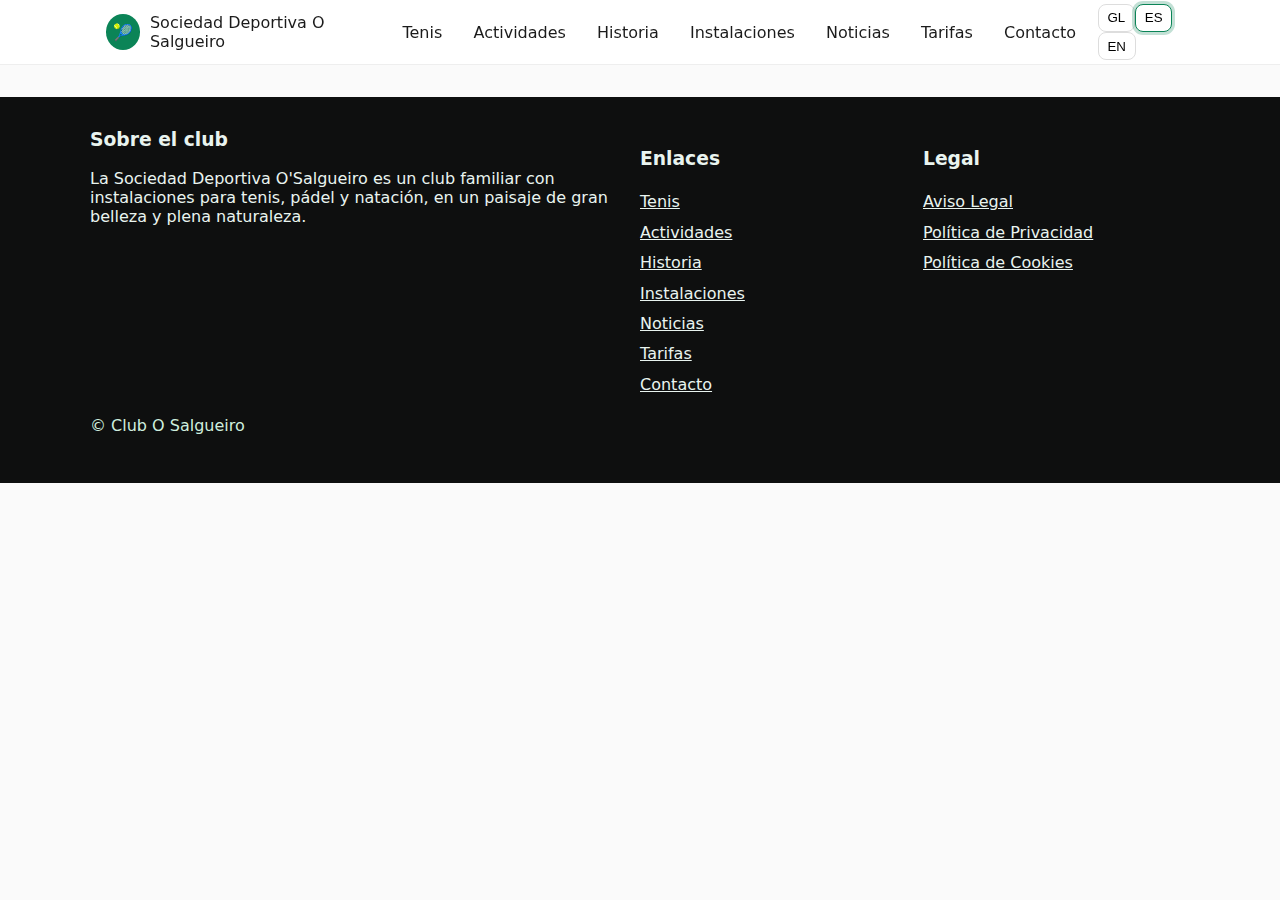
<file: index.html>
<!DOCTYPE html>
<html lang="es">
<head>
<meta charset="utf-8"><meta name="viewport" content="width=device-width, initial-scale=1">
<title data-i18n="site.title">Club O Salgueiro – Tenis</title>
<meta name="description" content="Sociedad Deportiva O'Salgueiro: club familiar para practicar tenis, pádel y natación en un entorno natural único.">
<meta name="theme-color" content="#0b8457">
<style>
:root{ --primary:#0b8457; --bg:#0b845710; --text:#1b1b1b; --muted:#5b5b5b; --ring:rgba(11,132,87,.25) }
*{box-sizing:border-box} body{margin:0;font-family:system-ui,-apple-system,Segoe UI,Roboto,Ubuntu,Inter,Helvetica,Arial,sans-serif;color:var(--text);background:#fafafa}
a{color:inherit}.container{max-width:1100px;margin:0 auto;padding:0 1rem}
header{position:sticky;top:0;z-index:50;background:#ffffffea;backdrop-filter:blur(6px);border-bottom:1px solid #eee}
.nav{display:flex;align-items:center;justify-content:space-between;height:64px}
.brand{display:flex;align-items:center;gap:.6rem;text-decoration:none}.logo{width:36px;height:36px;border-radius:50%;background:#0b8457;display:grid;place-items:center;color:#fff;font-weight:800}
nav ul{display:flex;gap:.75rem;list-style:none;margin:0;padding:0;align-items:center} nav a{padding:.5rem .6rem;border-radius:.6rem;text-decoration:none} nav a:hover{background:#0001} nav a.active{border-bottom:2px solid var(--primary);background:#0001}
.lang button{border:1px solid #ddd;background:#fff;padding:.35rem .55rem;border-radius:.5rem;cursor:pointer} .lang button.active{border-color:var(--primary);box-shadow:0 0 0 3px var(--ring)}
.hero{position:relative;overflow:hidden}.hero .wrap{display:grid;grid-template-columns:1.1fr .9fr;gap:2rem;align-items:center;padding:2rem 0 3rem}
.hero h1{font-size:clamp(1.8rem,2.6vw,3rem);line-height:1.1;margin:.2rem 0}.hero p{color:var(--muted);font-size:1.1rem}
.hero-photo{position:relative;width:100%;max-height:520px}
.hero-photo img{width:100%;max-height:520px;object-fit:cover;border-radius:1rem;border:1px solid #eee;display:none}
.hero-photo img.active{display:block}
.carousel img{display:none}
.carousel img.active{display:block}
.cta{display:flex;gap:.8rem;flex-wrap:wrap;margin-top:1rem}
.btn{background:var(--primary);color:#fff;padding:.8rem 1rem;border:none;border-radius:.8rem;cursor:pointer;text-decoration:none;display:inline-flex;align-items:center;gap:.5rem}
.btn.secondary{background:#e7f6ef;color:var(--primary);border:1px solid #cfeede}
.card{background:#fff;border:1px solid #eee;border-radius:1rem;padding:1.25rem;box-shadow:0 6px 18px rgba(0,0,0,.04)}
.grid-3{display:grid;grid-template-columns:repeat(3,1fr);gap:1rem}.grid-2{display:grid;grid-template-columns:repeat(2,1fr);gap:1rem}
@media (max-width:900px){.hero .wrap{grid-template-columns:1fr}.grid-3,.grid-2{grid-template-columns:1fr}}
section{padding:3rem 0} h2{font-size:1.6rem;margin:.2rem 0 1rem}
.tag{display:inline-block;background:#f2faf6;color:var(--primary);border:1px solid #dff2e8;padding:.2rem .55rem;border-radius:999px;font-size:.85rem}
.feature{display:flex;gap:.9rem}.feature-icon{width:40px;height:40px;border-radius:.7rem;background:#e7f6ef;display:grid;place-items:center;color:var(--primary);font-weight:800}
.gallery{display:grid;grid-template-columns:repeat(4,1fr);gap:.5rem}.gallery img{width:100%;height:180px;object-fit:cover;border-radius:.6rem;border:1px solid #eee;cursor:pointer}
@media (max-width:900px){.gallery{grid-template-columns:repeat(2,1fr)}}
footer{background:#0e0f0f;color:#e9f4ef;margin-top:2rem} footer a{color:#e9f4ef}
.footer-grid{display:grid;grid-template-columns:2fr 1fr 1fr;gap:1rem} @media (max-width:900px){.footer-grid{grid-template-columns:1fr}}
.lightbox{position:fixed;inset:0;background:rgba(0,0,0,.9);display:none;align-items:center;justify-content:center;z-index:1000}
.lightbox img{max-width:95vw;max-height:95vh;object-fit:contain;border-radius:.5rem;border:1px solid #333}
.lightbox.show{display:flex}.lightbox-close{position:fixed;top:12px;right:16px;font-size:32px;line-height:1;border:none;background:transparent;color:#fff;cursor:pointer}
.hidden{display:none}

/* cookie banner y bloqueo sencillo */
.cookie-consent{position:fixed;left:16px;right:16px;bottom:18px;margin:0 auto;max-width:1100px;background:#fff;border-radius:.6rem;border:1px solid #ddd;padding:1rem;z-index:1100;box-shadow:0 6px 24px rgba(0,0,0,.12);display:flex;align-items:center;justify-content:space-between}
.cookie-consent.hidden{display:none}
.cookie-inner p{margin:.25rem 0;color:#333}
/* bloqueo de interacción mientras no se aceptan cookies */
body[data-cookie="required"]{pointer-events:none}
body[data-cookie="required"] header, body[data-cookie="required"] .cookie-consent{pointer-events:auto}
</style>
<script>try{if(!localStorage.getItem('lang')) localStorage.setItem('lang','es');}catch(e){}</script>
</head>
<body>
<header>
  <div class="container nav">
    <a href="#inicio" class="brand" aria-label="Inicio – Club O Salgueiro">
      <span class="logo" aria-hidden="true">🎾</span><span data-i18n="site.brand">Sociedad Deportiva O Salgueiro</span>
    </a>
    <nav aria-label="principal">
      <ul>
        <li><a href="#tenis" data-i18n="nav.tennis">Tenis</a></li>
        <li><a href="#actividades" data-i18n="nav.activities">Actividades</a></li>
        <li><a href="#historia" data-i18n="nav.history">Historia</a></li>
        <li><a href="#instalacions" data-i18n="nav.facilities">Instalacións</a></li>
        <li><a href="#novas" data-i18n="nav.news">Novas</a></li>
        <li><a href="#tarifas" data-i18n="nav.fees">Tarifas</a></li>
        <li><a href="#contacto" data-i18n="nav.contact">Contacto</a></li>
        <li class="lang" aria-label="Idiomas">
          <button data-lang="gl">GL</button><button data-lang="es" class="active" aria-pressed="true">ES</button><button data-lang="en">EN</button>
        </li>
      </ul>
    </nav>
  </div>
</header>

<!-- ...rest of page content unchanged... -->

<!-- cookie consent banner (enlace relativo a cookies.html) -->
<div id="cookie-consent" class="cookie-consent hidden" role="dialog" aria-live="polite" aria-label="Cookies">
  <div class="cookie-inner">
    <p><strong data-i18n="cookie.title">Uso de cookies</strong></p>
    <p data-i18n="cookie.text">Utilizamos cookies propias y de terceros para mejorar la experiencia del sitio web. Para continuar navegando debe aceptar el uso de cookies.</p>
  </div>
  <div style="display:flex;gap:.5rem;margin-left:1rem">
    <a href="cookies.html" class="btn secondary cookie-allow" target="_blank" rel="noopener" data-i18n="cookie.more">Más información</a>
    <button id="cookie-accept" class="btn" aria-label="Aceptar cookies" data-i18n="cookie.accept">Aceptar</button>
  </div>
</div>

<!-- footer links (enlaces relativos) -->
<footer>
  <div class="container" style="padding:2rem 0">
    <div class="footer-grid">
      <div>
        <h3 style="margin-top:0" data-i18n="footer.about.title">Sobre el club</h3>
        <p data-i18n="footer.about.text">La Sociedad Deportiva O'Salgueiro es un club familiar con instalaciones para tenis, pádel y natación, en un paisaje de gran belleza y plena naturaleza.</p>
      </div>
      <div>
        <h3 data-i18n="footer.links.title">Enlaces</h3>
        <ul style="list-style:none;padding:0;margin:0;line-height:1.9">
          <li><a href="#tenis" data-i18n="nav.tennis">Tenis</a></li>
          <li><a href="#actividades" data-i18n="nav.activities">Actividades</a></li>
          <li><a href="#historia" data-i18n="nav.history">Historia</a></li>
          <li><a href="#instalacions" data-i18n="nav.facilities">Instalacións</a></li>
          <li><a href="#novas" data-i18n="nav.news">Noticias</a></li>
          <li><a href="#tarifas" data-i18n="nav.fees">Tarifas</a></li>
          <li><a href="#contacto" data-i18n="nav.contact">Contacto</a></li>
        </ul>
      </div>
      <div>
        <h3 data-i18n="footer.legal.title">Legal</h3>
        <ul style="list-style:none;padding:0;margin:0;line-height:1.9">
          <li><a data-i18n="footer.legal.legal" href="legal.html">Aviso Legal</a></li>
          <li><a data-i18n="footer.legal.privacy" href="privacidad.html">Política de Privacidad</a></li>
          <li><a data-i18n="footer.legal.cookies" href="cookies.html">Política de Cookies</a></li>
        </ul>
      </div>
    </div>
    <p style="margin-top:1rem;color:#cfeede">© <span id="year"></span> Club O Salgueiro</p>
  </div>
</footer>

<script src="i18n.js"></script>
<script src="app.js"></script>
</body>
</html>
</file>
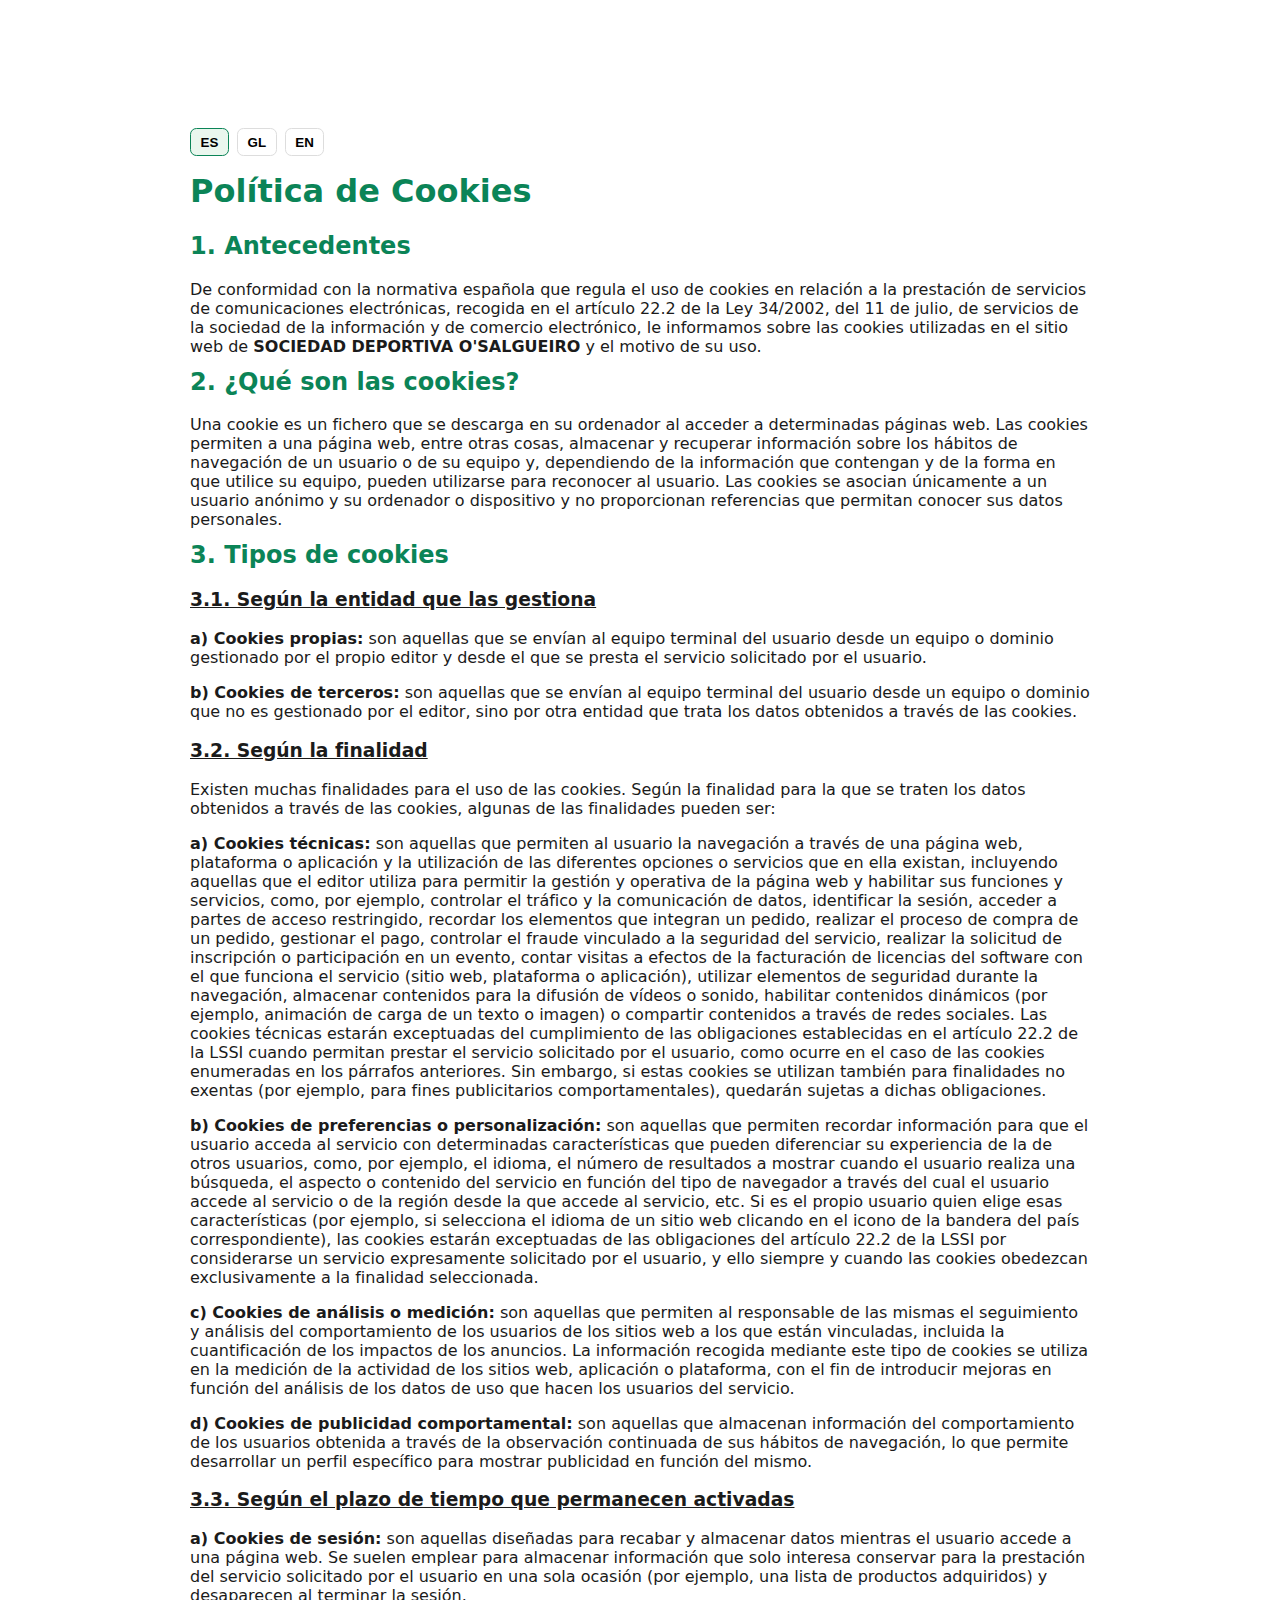
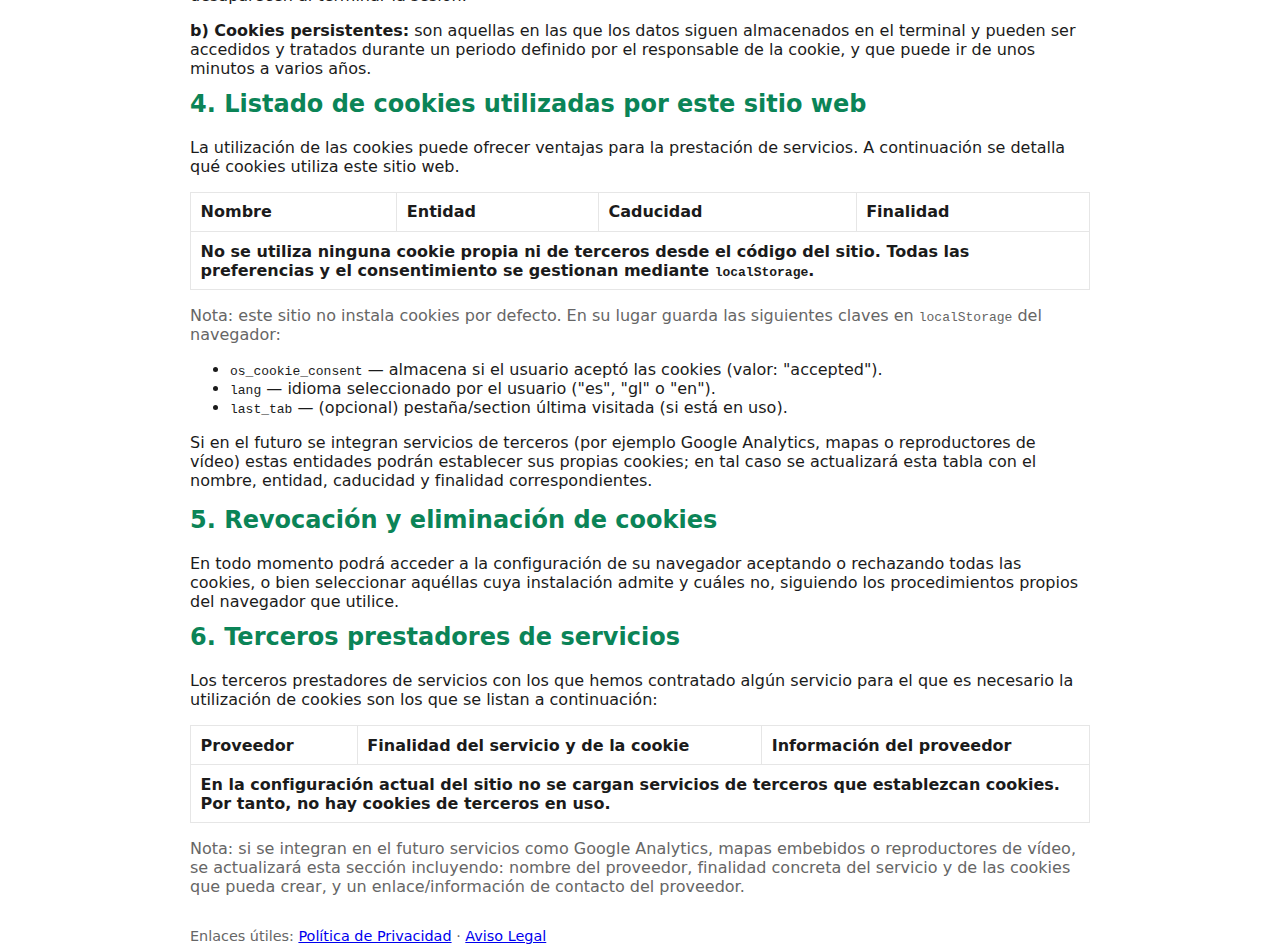
<file: cookies.html>
<!DOCTYPE html>
<html lang="es">
<head>
<meta charset="utf-8" />
<meta name="viewport" content="width=device-width, initial-scale=1" />
<title>Política de Cookies – Club O Salgueiro</title>
<meta name="description" content="Política de cookies de la Sociedad Deportiva O'Salgueiro. Información sobre qué son las cookies, qué tipos usamos y cómo gestionarlas." />
<style>
  :root{
    --text:#1b1b1b;
    --accent:#0b8457;
    --muted:#666;
    --bg:#fff;
    --border:#e6e6e6;
    --gap:1rem;
    --container:900px;
  }

  html,body{height:100%}
  body{
    font-family: system-ui,-apple-system, "Segoe UI", Roboto, Helvetica, Arial, sans-serif;
    margin:0;
    color:var(--text);
    background:var(--bg);
    -webkit-font-smoothing:antialiased;
    -moz-osx-font-smoothing:grayscale;
  }

  .container{
    max-width:var(--container);
    margin:2rem auto;
    padding:0 1rem;
  }

  header .nav{height:64px}
  h1,h2{color:var(--accent);margin-top:0}
  .lang-switch{
    display:flex;
    gap:.5rem;
    margin-bottom:1rem;
    align-items:center;
  }

  .lang-switch button{
    padding:.35rem .6rem;
    border-radius:.4rem;
    border:1px solid #ddd;
    background:#fff;
    cursor:pointer;
    font-weight:600;
  }

  .lang-switch button[aria-pressed="true"]{
    border-color:var(--accent);
    background:#eaf7ee;
  }

  .content{margin-bottom:var(--gap)}
  .section{margin-bottom:.75rem}
  table{width:100%;border-collapse:collapse;margin:1rem 0;display:block;overflow:auto}
  th,td{border:1px solid var(--border);padding:.6rem;text-align:left}
  footer{margin-top:2rem;color:var(--muted);font-size:.9rem}

  /* utility */
  .hidden{display:none !important}
  .sr-only{
    position:absolute;
    width:1px;height:1px;padding:0;margin:-1px;overflow:hidden;clip:rect(0 0 0 0);white-space:nowrap;border:0;
  }
</style>
</head>
<body>
<header>
  <div class="container nav" aria-hidden="true">
    <!-- simple nav placeholder to keep header layout consistente -->
  </div>
</header>

<main class="container" role="main" aria-live="polite">
  <nav class="lang-switch" aria-label="Seleccionar idioma / Select language / Seleccionar idioma">
    <div class="sr-only" id="lang-label">Idioma</div>
    <button data-lang="es" aria-pressed="false" aria-labelledby="lang-label">ES</button>
    <button data-lang="gl" aria-pressed="false" aria-labelledby="lang-label">GL</button>
    <button data-lang="en" aria-pressed="false" aria-labelledby="lang-label">EN</button>
  </nav>

  <!-- ESPAÑOL -->
  <article id="lang-es" class="content" lang="es" data-lang="es">
    <h1>Política de Cookies</h1>

    <h2>1. Antecedentes</h2>
    <p class="section">De conformidad con la normativa española que regula el uso de cookies en relación a la prestación de servicios de comunicaciones electrónicas, recogida en el artículo 22.2 de la Ley 34/2002, del 11 de julio, de servicios de la sociedad de la información y de comercio electrónico, le informamos sobre las cookies utilizadas en el sitio web de <b>SOCIEDAD DEPORTIVA O'SALGUEIRO</b> y el motivo de su uso.</p>

    <h2>2. ¿Qué son las cookies?</h2>
    <p class="section">Una cookie es un fichero que se descarga en su ordenador al acceder a determinadas páginas web. Las cookies permiten a una página web, entre otras cosas, almacenar y recuperar información sobre los hábitos de navegación de un usuario o de su equipo y, dependiendo de la información que contengan y de la forma en que utilice su equipo, pueden utilizarse para reconocer al usuario. Las cookies se asocian únicamente a un usuario anónimo y su ordenador o dispositivo y no proporcionan referencias que permitan conocer sus datos personales.</p>

    <h2>3. Tipos de cookies</h2>
    <h3><u>3.1. Según la entidad que las gestiona</u></h3>
    <p class="section"><b>a) Cookies propias:</b> son aquellas que se envían al equipo terminal del usuario desde un equipo o dominio gestionado por el propio editor y desde el que se presta el servicio solicitado por el usuario.</p>
    <p class="section"><b>b) Cookies de terceros:</b> son aquellas que se envían al equipo terminal del usuario desde un equipo o dominio que no es gestionado por el editor, sino por otra entidad que trata los datos obtenidos a través de las cookies.</p>

    <h3><u>3.2. Según la finalidad</u></h3>
    <p class="section">Existen muchas finalidades para el uso de las cookies. Según la finalidad para la que se traten los datos obtenidos a través de las cookies, algunas de las finalidades pueden ser:</p>
    <p class="section"><b>a) Cookies técnicas:</b> son aquellas que permiten al usuario la navegación a través de una página web, plataforma o aplicación y la utilización de las diferentes opciones o servicios que en ella existan, incluyendo aquellas que el editor utiliza para permitir la gestión y operativa de la página web y habilitar sus funciones y servicios, como, por ejemplo, controlar el tráfico y la comunicación de datos, identificar la sesión, acceder a partes de acceso restringido, recordar los elementos que integran un pedido, realizar el proceso de compra de un pedido, gestionar el pago, controlar el fraude vinculado a la seguridad del servicio, realizar la solicitud de inscripción o participación en un evento, contar visitas a efectos de la facturación de licencias del software con el que funciona el servicio (sitio web, plataforma o aplicación), utilizar elementos de seguridad durante la navegación, almacenar contenidos para la difusión de vídeos o sonido, habilitar contenidos dinámicos (por ejemplo, animación de carga de un texto o imagen) o compartir contenidos a través de redes sociales.
Las cookies técnicas estarán exceptuadas del cumplimiento de las obligaciones establecidas en el artículo 22.2 de la LSSI cuando permitan prestar el servicio solicitado por el usuario, como ocurre en el caso de las cookies enumeradas en los párrafos anteriores. Sin embargo, si estas cookies se utilizan también para finalidades no exentas (por ejemplo, para fines publicitarios comportamentales), quedarán sujetas a dichas obligaciones.</p>
    <p class="section"><b>b) Cookies de preferencias o personalización:</b> son aquellas que permiten recordar información para que el usuario acceda al servicio con determinadas características que pueden diferenciar su experiencia de la de otros usuarios, como, por ejemplo, el idioma, el número de resultados a mostrar cuando el usuario realiza una búsqueda, el aspecto o contenido del servicio en función del tipo de navegador a través del cual el usuario accede al servicio o de la región desde la que accede al servicio, etc.
Si es el propio usuario quien elige esas características (por ejemplo, si selecciona el idioma de un sitio web clicando en el icono de la bandera del país correspondiente), las cookies estarán exceptuadas de las obligaciones del artículo 22.2 de la LSSI por considerarse un servicio expresamente solicitado por el usuario, y ello siempre y cuando las cookies obedezcan exclusivamente a la finalidad seleccionada.</p>
    <p class="section"><b>c) Cookies de análisis o medición:</b> son aquellas que permiten al responsable de las mismas el seguimiento y análisis del comportamiento de los usuarios de los sitios web a los que están vinculadas, incluida la cuantificación de los impactos de los anuncios. La información recogida mediante este tipo de cookies se utiliza en la medición de la actividad de los sitios web, aplicación o plataforma, con el fin de introducir mejoras en función del análisis de los datos de uso que hacen los usuarios del servicio.</p>
    <p class="section"><b>d) Cookies de publicidad comportamental:</b> son aquellas que almacenan información del comportamiento de los usuarios obtenida a través de la observación continuada de sus hábitos de navegación, lo que permite desarrollar un perfil específico para mostrar publicidad en función del mismo.</p>

    <h3><u>3.3. Según el plazo de tiempo que permanecen activadas</u></h3>
    <p class="section"><b>a) Cookies de sesión:</b> son aquellas diseñadas para recabar y almacenar datos mientras el usuario accede a una página web. Se suelen emplear para almacenar información que solo interesa conservar para la prestación del servicio solicitado por el usuario en una sola ocasión (por ejemplo, una lista de productos adquiridos) y desaparecen al terminar la sesión.</p>
    <p class="section"><b>b) Cookies persistentes:</b> son aquellas en las que los datos siguen almacenados en el terminal y pueden ser accedidos y tratados durante un periodo definido por el responsable de la cookie, y que puede ir de unos minutos a varios años.</p>

    <h2>4. Listado de cookies utilizadas por este sitio web</h2>
    <p class="section">La utilización de las cookies puede ofrecer ventajas para la prestación de servicios. A continuación se detalla qué cookies utiliza este sitio web.</p>

    <!-- Tabla de cookies reales -->
    <table aria-describedby="cookies-note">
      <thead>
        <tr>
          <th>Nombre</th>
          <th>Entidad</th>
          <th>Caducidad</th>
          <th>Finalidad</th>
        </tr>
      </thead>
      <tbody>
        <tr>
          <td colspan="4" style="font-weight:700;text-align:left;">
            No se utiliza ninguna cookie propia ni de terceros desde el código del sitio. Todas las preferencias y el consentimiento se gestionan mediante <code>localStorage</code>.
          </td>
        </tr>
      </tbody>
    </table>
    <p id="cookies-note" class="section" style="margin-top:.5rem;color:var(--muted);">
      Nota: este sitio no instala cookies por defecto. En su lugar guarda las siguientes claves en <code>localStorage</code> del navegador:
      <ul>
        <li><code>os_cookie_consent</code> — almacena si el usuario aceptó las cookies (valor: "accepted").</li>
        <li><code>lang</code> — idioma seleccionado por el usuario ("es", "gl" o "en").</li>
        <li><code>last_tab</code> — (opcional) pestaña/section última visitada (si está en uso).</li>
      </ul>
      Si en el futuro se integran servicios de terceros (por ejemplo Google Analytics, mapas o reproductores de vídeo) estas entidades podrán establecer sus propias cookies; en tal caso se actualizará esta tabla con el nombre, entidad, caducidad y finalidad correspondientes.
    </p>

    <h2>5. Revocación y eliminación de cookies</h2>
    <p class="section">En todo momento podrá acceder a la configuración de su navegador aceptando o rechazando todas las cookies, o bien seleccionar aquéllas cuya instalación admite y cuáles no, siguiendo los procedimientos propios del navegador que utilice.</p>

    <h2>6. Terceros prestadores de servicios</h2>
    <p class="section">Los terceros prestadores de servicios con los que hemos contratado algún servicio para el que es necesario la utilización de cookies son los que se listan a continuación:</p>

    <!-- Tabla de terceros -->
    <table aria-describedby="thirds-note">
      <thead>
        <tr>
          <th>Proveedor</th>
          <th>Finalidad del servicio y de la cookie</th>
          <th>Información del proveedor</th>
        </tr>
      </thead>
      <tbody>
        <tr>
          <td colspan="3" style="font-weight:700;text-align:left;">
            En la configuración actual del sitio no se cargan servicios de terceros que establezcan cookies. Por tanto, no hay cookies de terceros en uso.
          </td>
        </tr>
      </tbody>
    </table>
    <p id="thirds-note" class="section" style="color:var(--muted);">
      Nota: si se integran en el futuro servicios como Google Analytics, mapas embebidos o reproductores de vídeo, se actualizará esta sección incluyendo: nombre del proveedor, finalidad concreta del servicio y de las cookies que pueda crear, y un enlace/información de contacto del proveedor.
    </p>

    <footer>
      <p>Enlaces útiles: <a href="privacidad.html">Política de Privacidad</a> · <a href="legal.html">Aviso Legal</a></p>
    </footer>
  </article>

  <!-- GALLEGO -->
  <article id="lang-gl" class="content hidden" lang="gl" data-lang="gl">
    <h1>Política de Cookies</h1>
    <p class="section">Esta Política de Cookies explica que son as cookies, para que se utilizan no sitio web da Sociedade Deportiva O'Salgueiro (en diante "o Club") e como podes xestionalas.</p>

    <h2>1. Que son as cookies?</h2>
    <p class="section">As cookies son pequenos ficheiros de texto que os sitios web envían ao teu navegador para gardar e recuperar información. Permiten que o sitio lembre preferencias, proporcione funcións e obteña datos estatísticos de uso.</p>

    <h2>2. Que tipos de cookies utilizamos?</h2>
    <p class="section">A continuación descríbense os tipos de cookies que poden aparecer neste sitio:</p>

    <table>
      <thead><tr><th>Tipo</th><th>Obxectivo</th><th>Exemplos</th></tr></thead>
      <tbody>
        <tr><td>Necesarias</td><td>Permiten a navegación e o uso de funcións básicas (p.ex. acceso a áreas seguras).</td><td>cookie de sesión</td></tr>
        <tr><td>Funcionais</td><td>Lembrar preferencias (idioma, rexión) e mellorar a experiencia.</td><td>preferencias de idioma</td></tr>
        <tr><td>Analíticas</td><td>Recollen información sobre como se usa o sitio para mellorar o seu rendemento.</td><td>Google Analytics (ID anónimo)</td></tr>
        <tr><td>Publicidade</td><td>Permiten amosar anuncios relevantes e medir a súa efectividade.</td><td>cookies de terceiros de redes publicitarias</td></tr>
      </tbody>
    </table>

    <h2>3. Cookies de terceiros</h2>
    <p class="section">Nalgunhas páxinas ou funcionalidades poden cargarse recursos de terceiros (por exemplo, mapas, vídeos ou ferramentas analíticas). Eses terceiros poden estabelecer as súas propias cookies. O Club non controla esas cookies; consulta as políticas de privacidade dos provedores para máis detalles.</p>

    <h2>4. Como xestionar ou eliminar cookies?</h2>
    <p class="section">Podes permitir, bloquear ou eliminar as cookies mediante a configuración do teu navegador. Instrucións rápidas para navegadores comúns:</p>
    <ul>
      <li>Chrome: Configuración &gt; Privacidade e seguridade &gt; Cookies e outros datos de sitios.</li>
      <li>Safari (macOS): Preferencias &gt; Privacidade &gt; Xestionar datos do sitio web.</li>
      <li>Firefox: Preferencias &gt; Privacidade &amp; Seguridade &gt; Cookies e datos de sitios.</li>
    </ul>
    <p class="section">Bloquear cookies pode afectar ao correcto funcionamento do sitio.</p>

    <h2>5. Consentimento e control</h2>
    <p class="section">Ao navegar mostrase un banner para recoller o teu consentimento. Podes aceptar ou rexeitar as cookies non necesarias. A elección gárdase localmente no navegador.</p>

    <h2>6. Cambios na política</h2>
    <p class="section">O Club poderá actualizar esta política. A versión publicada nesta páxina é a vixente.</p>

    <h2>7. Contacto</h2>
    <p class="section">Se tes dúbidas sobre esta Política de Cookies escríbenos: <a href="mailto:salgueiropaderne@gmail.com">salgueiropaderne@gmail.com</a></p>

    <footer>
      <p>Ligazóns útiles: <a href="privacidad.html">Política de Privacidade</a> · <a href="legal.html">Aviso Legal</a></p>
    </footer>
  </article>

  <!-- ENGLISH -->
  <article id="lang-en" class="content hidden" lang="en" data-lang="en">
    <h1>Cookie Policy</h1>
    <p class="section">This Cookie Policy explains what cookies are, how Sociedad Deportiva O'Salgueiro (the "Club") uses them on this website and how you can manage them.</p>

    <h2>1. What are cookies?</h2>
    <p class="section">Cookies are small text files that websites send to your browser to store and retrieve information. They allow the site to remember your preferences, provide features and gather usage statistics.</p>

    <h2>2. What types of cookies do we use?</h2>
    <p class="section">The following table describes the types of cookies that may be used on this site:</p>

    <table>
      <thead><tr><th>Type</th><th>Purpose</th><th>Examples</th></tr></thead>
      <tbody>
        <tr><td>Necessary</td><td>Allow navigation and basic functions (e.g. access to secure areas).</td><td>session cookie</td></tr>
        <tr><td>Functional</td><td>Remember preferences (language, region) and improve experience.</td><td>language preference</td></tr>
        <tr><td>Analytics</td><td>Collect information on site usage to improve performance.</td><td>Google Analytics (anonymized ID)</td></tr>
        <tr><td>Advertising</td><td>Enable relevant ads and measure their effectiveness.</td><td>third-party ad network cookies</td></tr>
      </tbody>
    </table>

    <h2>3. Third‑party cookies</h2>
    <p class="section">Some pages or features may load third‑party resources (maps, videos, analytics). Those third parties may set their own cookies. The Club does not control these cookies; check the providers' privacy policies for details.</p>

    <h2>4. How to manage or delete cookies</h2>
    <p class="section">You can allow, block or delete cookies via your browser settings. Quick guides:</p>
    <ul>
      <li>Chrome: Settings &gt; Privacy and security &gt; Cookies and other site data.</li>
      <li>Safari (macOS): Preferences &gt; Privacy &gt; Manage Website Data.</li>
      <li>Firefox: Preferences &gt; Privacy &amp; Security &gt; Cookies and Site Data.</li>
    </ul>
    <p class="section">Blocking cookies may affect site functionality.</p>

    <h2>5. Consent and control</h2>
    <p class="section">A consent banner will be shown when you first visit. You may accept or decline non‑essential cookies. Your choice is stored locally in your browser.</p>

    <h2>6. Changes to this policy</h2>
    <p class="section">The Club may update this policy. The version published on this page is the current one.</p>

    <h2>7. Contact</h2>
    <p class="section">Questions about this Cookie Policy: <a href="mailto:salgueiropaderne@gmail.com">salgueiropaderne@gmail.com</a></p>

    <footer>
      <p>Useful links: <a href="privacidad.html">Privacy Policy</a> · <a href="legal.html">Legal Notice</a></p>
    </footer>
  </article>
</main>

<script>
  (function(){
    const buttons = Array.from(document.querySelectorAll('.lang-switch button[data-lang]'));
    const articles = Array.from(document.querySelectorAll('article[data-lang]'));
    const storageKey = 'lang';

    function getStored(){
      try { return localStorage.getItem(storageKey); } catch(e){ return null; }
    }

    function setStored(lang){
      try { localStorage.setItem(storageKey, lang); } catch(e){}
    }

    function setLang(lang){
      articles.forEach(a => a.classList.toggle('hidden', a.dataset.lang !== lang));
      buttons.forEach(b => b.setAttribute('aria-pressed', b.dataset.lang === lang ? 'true' : 'false'));
      document.documentElement.lang = lang;
      setStored(lang);
    }

    // initial language: localStorage -> html[lang] -> 'es'
    const initial = getStored() || document.documentElement.lang || 'es';
    setLang(initial);

    // events: click + keyboard (Enter/Space)
    buttons.forEach(btn => {
      btn.addEventListener('click', () => setLang(btn.dataset.lang));
      btn.addEventListener('keydown', (e) => {
        if (e.key === 'Enter' || e.key === ' ') {
          e.preventDefault();
          setLang(btn.dataset.lang);
        }
      });
    });
  })();
</script>
</body>
</html>
</file>
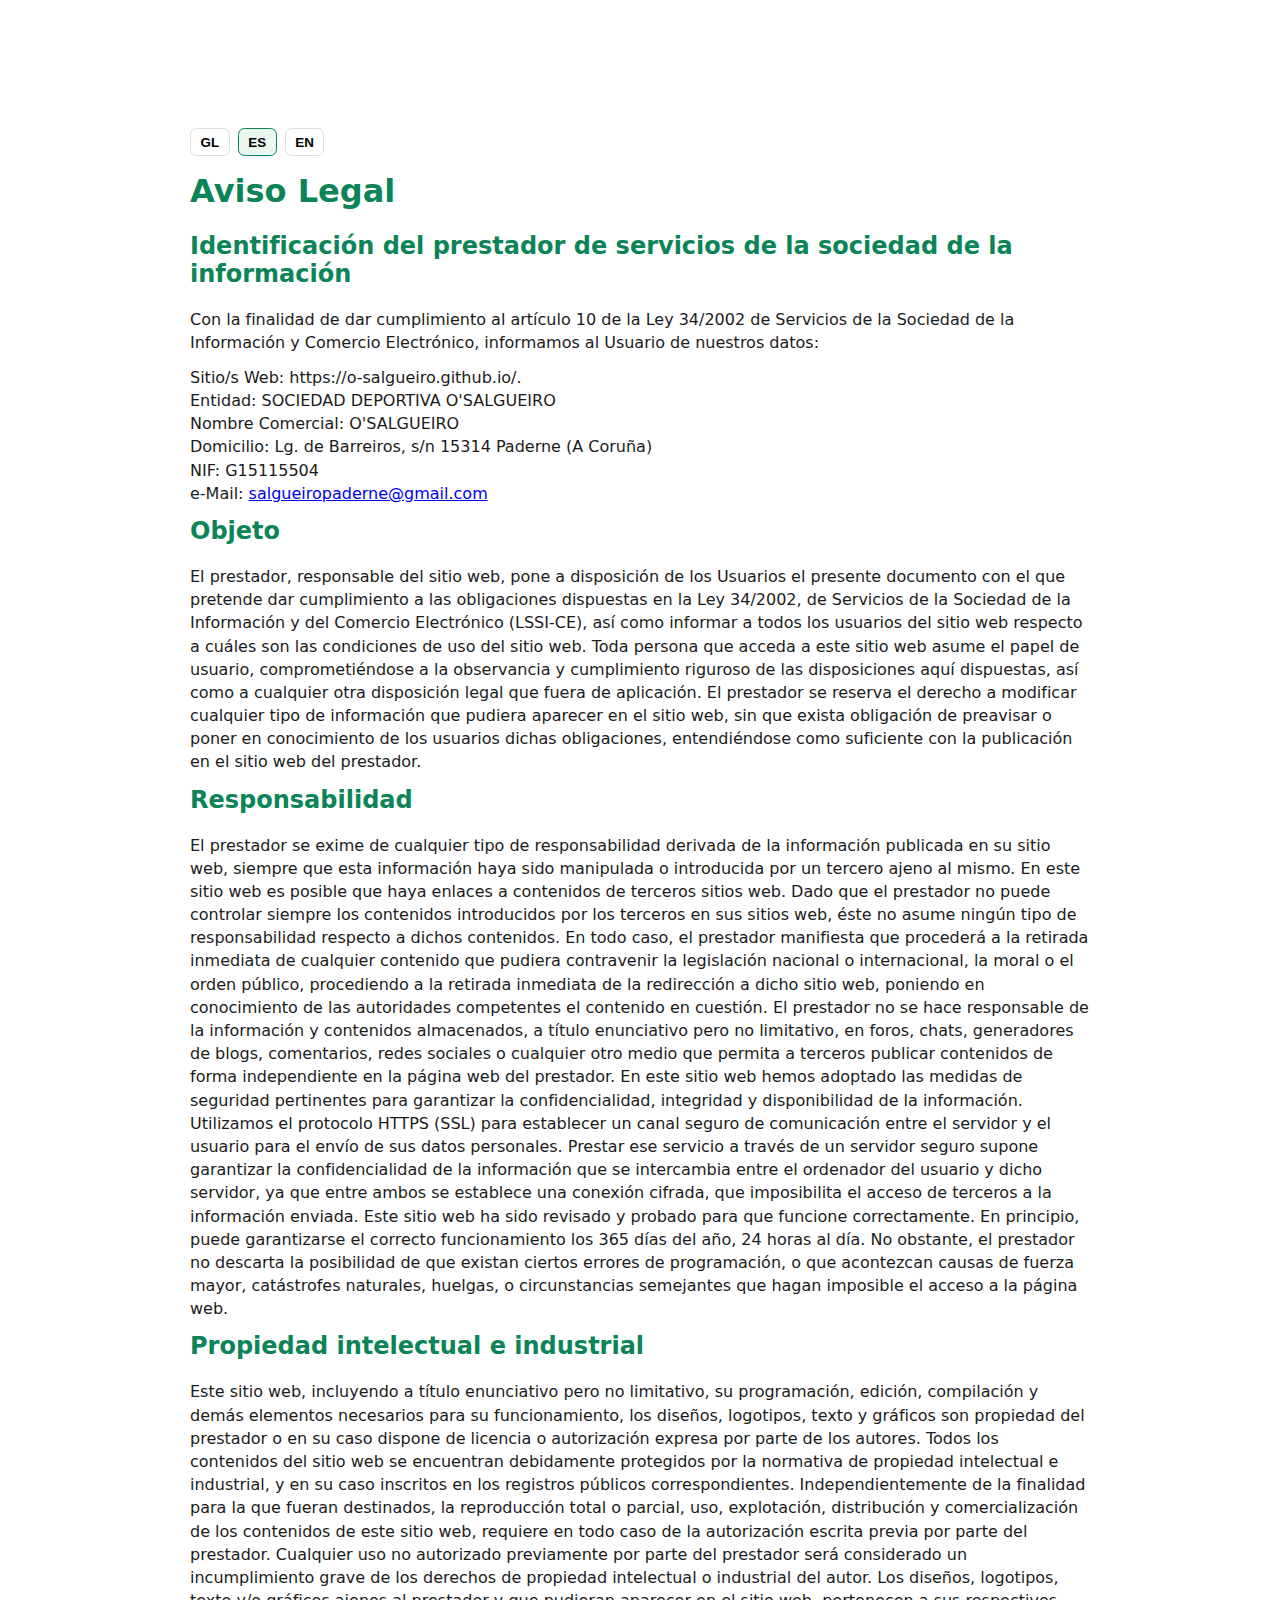
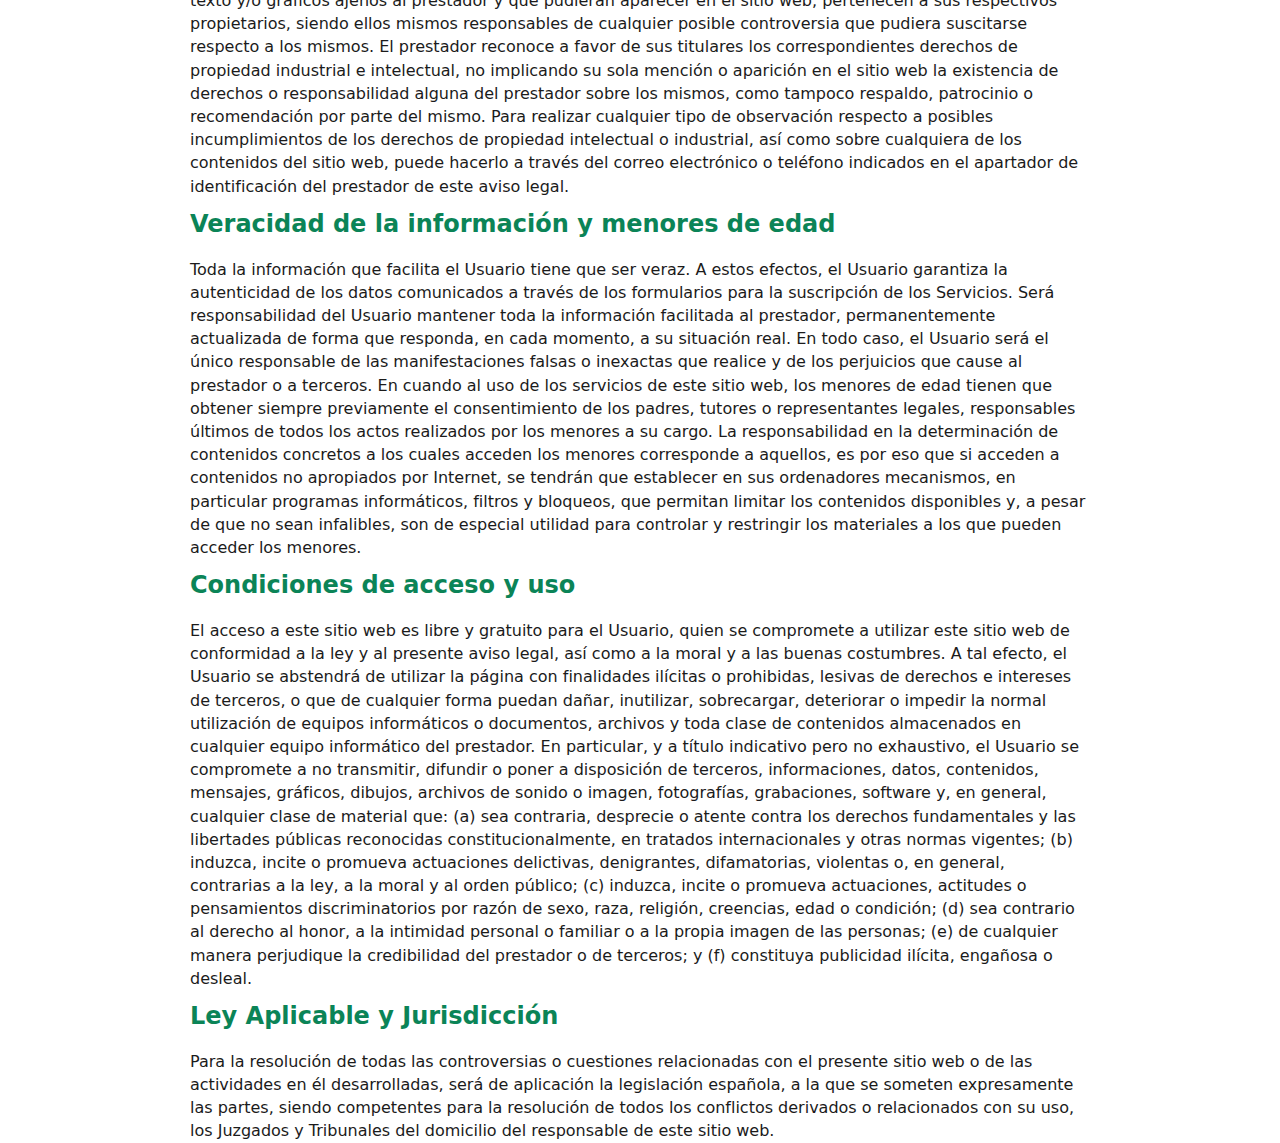
<file: legal.html>
<!DOCTYPE html>
<html lang="es">
<head>
<meta charset="utf-8"/><meta name="viewport" content="width=device-width, initial-scale=1"/>
<title>Aviso Legal – Club O Salgueiro</title>
<style>
  :root{ --text:#1b1b1b; --accent:#0b8457; --muted:#666; --bg:#fff; --border:#e6e6e6; --gap:1rem; --container:900px; }
  html,body{height:100%}
  body{
    font-family: system-ui,-apple-system, "Segoe UI", Roboto, Helvetica, Arial, sans-serif;
    margin:0;
    color:var(--text);
    background:var(--bg);
    -webkit-font-smoothing:antialiased;
    -moz-osx-font-smoothing:grayscale;
  }
  .container{max-width:var(--container);margin:2rem auto;padding:0 1rem;}
  header .nav{height:64px}
  h1,h2{color:var(--accent);margin-top:0}
  .lang-switch{display:flex;gap:.5rem;margin-bottom:1rem;align-items:center}
  .lang-switch button{padding:.35rem .6rem;border-radius:.4rem;border:1px solid #ddd;background:#fff;cursor:pointer;font-weight:600}
  .lang-switch button[aria-pressed="true"]{border-color:var(--accent);background:#eaf7ee}
  .content{margin-top:1rem}
  p{margin:.75rem 0;line-height:1.45}
  pre{white-space:pre-wrap}
  /* utility */
  .hidden{display:none !important}
  .sr-only{position:absolute;width:1px;height:1px;padding:0;margin:-1px;overflow:hidden;clip:rect(0 0 0 0);white-space:nowrap;border:0;}
</style>
</head>
<body>
<header><div class="container nav" aria-hidden="true"></div></header>

<main class="container" role="main" aria-live="polite">
  <nav class="lang-switch" aria-label="Seleccionar idioma">
    <div class="sr-only" id="lang-label">Idioma</div>
    <!-- orden solicitado: gl / es / en -->
    <button data-lang="gl" aria-pressed="false" aria-labelledby="lang-label">GL</button>
    <button data-lang="es" aria-pressed="false" aria-labelledby="lang-label">ES</button>
    <button data-lang="en" aria-pressed="false" aria-labelledby="lang-label">EN</button>
  </nav>

  <!-- GALLEGO -->
  <article id="lang-gl" class="content hidden" lang="gl" data-lang="gl">
    <h1>Aviso Legal</h1>
    <h2>Identificación do prestador do servizo da sociedade da información</h2>
    <p>Co fin de dar cumprimento ao artigo 10 da Lei 34/2002 de Servizos da Sociedade da Información e Comercio Electrónico, informamos ao Usuario dos nosos datos:</p>
    <p>Sitio/s Web: https://o-salgueiro.github.io/.<br>
    Entidade: SOCIEDADE DEPORTIVA O'SALGUEIRO<br>
    Nome Comercial: O'SALGUEIRO<br>
    Domicilio: Lg. de Barreiros, s/n 15314 Paderne (A Coruña)<br>
    NIF: G15115504<br>
    e‑Mail: <a href="mailto:salgueiropaderne@gmail.com">salgueiropaderne@gmail.com</a></p>

    <h2>Obxecto</h2>
    <p>O prestador, responsable do sitio web, pon a disposición dos Usuarios este documento co cal pretende dar cumprimento ás obrigas previstas na Lei 34/2002, de Servizos da Sociedade da Información e do Comercio Electrónico (LSSI-CE), así como informar aos usuarios do sitio web sobre as condicións de uso do mesmo.
    Toda persoa que acceda a este sitio web asume o papel de usuario, comprometéndose ao cumprimento das disposicións aquí recollidas e a calquera outra normativa de aplicación.
    O prestador resérvase o dereito a modificar calquera información publicada no sitio web, sen obriga de preaviso aos usuarios, considerándose suficiente a publicación no propio sitio web.</p>

    <h2>Responsabilidade</h2>
    <p>O prestador exímese de calquera responsabilidade derivada da información publicada no seu sitio web, sempre que dita información fose manipulada ou introducida por terceiros alleos ao mesmo.
    Este sitio web pode incluír ligazóns a contidos de terceiros. Dado que o prestador non pode controlar sempre os contidos de terceiros, non asume responsabilidade sobre eles. En todo caso procederá á retirada inmediata de calquera contido que infrinxa a normativa, a moral ou o orde público, suprimindo a ligazón ao sitio correspondente e informando ás autoridades competentes.
    O prestador non se responsabiliza dos contidos publicados por terceiros en foros, chats, blogues, comentarios, redes sociais ou calquera outro medio que permita a publicación independente de contidos por terceiros.
    Adoptáronse medidas de seguridade razoables para garantir a confidencialidade, integridade e dispoñibilidade da información. Empregamos o protocolo HTTPS para establecer un canal seguro entre o servidor e o usuario. Aínda que se realizan probas e mantemento para garantir o funcionamento, non se pode garantir a dispoñibilidade continua por causas imprevistas ou forza maior.</p>

    <h2>Propiedade intelectual e industrial</h2>
    <p>Este sitio web, incluíndo, a título enunciativo, a súa programación, edición, compilación, deseños, logotipos, textos e gráficos, é propiedade do prestador ou conta con licencia/ autorización expresa dos autores. Os contidos están protexidos polas lexislacións de propiedade intelectual e industrial.
    A reprodución total ou parcial, uso, explotación ou distribución require autorización escrita previa do prestador. Os elementos pertencentes a terceiros recollen os seus respectivos propietarios, que serán responsables de calquera controversia sobre os mesmos.
    Para notificar posibles infraccións de dereitos de propiedade industrial ou intelectual, pode contactar a través do correo indicado no apartado de identificación.</p>

    <h2>Veracidade da información e menores de idade</h2>
    <p>O Usuario debe facilitar información veraz. O Usuario garanta a autenticidade dos datos comunicados e será responsable de mantelos actualizados. Os menores deben obter o consentimento dos pais, titores ou representantes legais para o uso dos servizos, sendo estes responsables polos actos dos menores a seu cargo. Recoméndanse medidas de control parental para limitar o acceso a contidos non apropiados.</p>

    <h2>Condicións de acceso e uso</h2>
    <p>O acceso ao sitio é libre e gratuíto, e o Usuario comprométese a utilizalo conforme á lei, a moral e as boas prácticas. En particular, o Usuario absterase de empregar o sitio con fins ilícitos, que danen, inutilicen ou sobrecarguen os equipos ou os contidos, ou que vulneren dereitos de terceiros (exemplos non exhaustivos recóllense no texto orixinal).</p>

    <h2>Lexislación aplicable e xurisdición</h2>
    <p>Para a resolución de calquera controversia respecto deste sitio web será de aplicación a lexislación española e serán competentes os Xulgados e Tribunais do domicilio do responsable do sitio web.</p>
  </article>

  <!-- ESPAÑOL -->
  <article id="lang-es" class="content" lang="es" data-lang="es" style="display:block">
    <h1>Aviso Legal</h1>
    <h2>Identificación del prestador de servicios de la sociedad de la información</h2>
    <p>Con la finalidad de dar cumplimiento al artículo 10 de la Ley 34/2002 de Servicios de la Sociedad de la Información y Comercio Electrónico, informamos al Usuario de nuestros datos:</p>
    <p>Sitio/s Web: https://o-salgueiro.github.io/.<br>
    Entidad: SOCIEDAD DEPORTIVA O'SALGUEIRO<br>
    Nombre Comercial: O'SALGUEIRO<br>
    Domicilio: Lg. de Barreiros, s/n 15314 Paderne (A Coruña)<br>
    NIF: G15115504<br>
    e‑Mail: <a href="mailto:salgueiropaderne@gmail.com">salgueiropaderne@gmail.com</a></p>

    <h2>Objeto</h2>
    <p>El prestador, responsable del sitio web, pone a disposición de los Usuarios el presente documento con el que pretende dar cumplimiento a las obligaciones dispuestas en la Ley 34/2002, de Servicios de la Sociedad de la Información y del Comercio Electrónico (LSSI-CE), así como informar a todos los usuarios del sitio web respecto a cuáles son las condiciones de uso del sitio web.
    Toda persona que acceda a este sitio web asume el papel de usuario, comprometiéndose a la observancia y cumplimiento riguroso de las disposiciones aquí dispuestas, así como a cualquier otra disposición legal que fuera de aplicación.
    El prestador se reserva el derecho a modificar cualquier tipo de información que pudiera aparecer en el sitio web, sin que exista obligación de preavisar o poner en conocimiento de los usuarios dichas obligaciones, entendiéndose como suficiente con la publicación en el sitio web del prestador.</p>

    <h2>Responsabilidad</h2>
    <p>El prestador se exime de cualquier tipo de responsabilidad derivada de la información publicada en su sitio web, siempre que esta información haya sido manipulada o introducida por un tercero ajeno al mismo.
    En este sitio web es posible que haya enlaces a contenidos de terceros sitios web. Dado que el prestador no puede controlar siempre los contenidos introducidos por los terceros en sus sitios web, éste no asume ningún tipo de responsabilidad respecto a dichos contenidos. En todo caso, el prestador manifiesta que procederá a la retirada inmediata de cualquier contenido que pudiera contravenir la legislación nacional o internacional, la moral o el orden público, procediendo a la retirada inmediata de la redirección a dicho sitio web, poniendo en conocimiento de las autoridades competentes el contenido en cuestión.
    El prestador no se hace responsable de la información y contenidos almacenados, a título enunciativo pero no limitativo, en foros, chats, generadores de blogs, comentarios, redes sociales o cualquier otro medio que permita a terceros publicar contenidos de forma independiente en la página web del prestador.
    En este sitio web hemos adoptado las medidas de seguridad pertinentes para garantizar la confidencialidad, integridad y disponibilidad de la información. Utilizamos el protocolo HTTPS (SSL) para establecer un canal seguro de comunicación entre el servidor y el usuario para el envío de sus datos personales. Prestar ese servicio a través de un servidor seguro supone garantizar la confidencialidad de la información que se intercambia entre el ordenador del usuario y dicho servidor, ya que entre ambos se establece una conexión cifrada, que imposibilita el acceso de terceros a la información enviada. Este sitio web ha sido revisado y probado para que funcione correctamente. En principio, puede garantizarse el correcto funcionamiento los 365 días del año, 24 horas al día. No obstante, el prestador no descarta la posibilidad de que existan ciertos errores de programación, o que acontezcan causas de fuerza mayor, catástrofes naturales, huelgas, o circunstancias semejantes que hagan imposible el acceso a la página web.</p>

    <h2>Propiedad intelectual e industrial</h2>
    <p>Este sitio web, incluyendo a título enunciativo pero no limitativo, su programación, edición, compilación y demás elementos necesarios para su funcionamiento, los diseños, logotipos, texto y gráficos son propiedad del prestador o en su caso dispone de licencia o autorización expresa por parte de los autores. Todos los contenidos del sitio web se encuentran debidamente protegidos por la normativa de propiedad intelectual e industrial, y en su caso inscritos en los registros públicos correspondientes.
    Independientemente de la finalidad para la que fueran destinados, la reproducción total o parcial, uso, explotación, distribución y comercialización de los contenidos de este sitio web, requiere en todo caso de la autorización escrita previa por parte del prestador. Cualquier uso no autorizado previamente por parte del prestador será considerado un incumplimiento grave de los derechos de propiedad intelectual o industrial del autor.
    Los diseños, logotipos, texto y/o gráficos ajenos al prestador y que pudieran aparecer en el sitio web, pertenecen a sus respectivos propietarios, siendo ellos mismos responsables de cualquier posible controversia que pudiera suscitarse respecto a los mismos.
    El prestador reconoce a favor de sus titulares los correspondientes derechos de propiedad industrial e intelectual, no implicando su sola mención o aparición en el sitio web la existencia de derechos o responsabilidad alguna del prestador sobre los mismos, como tampoco respaldo, patrocinio o recomendación por parte del mismo. Para realizar cualquier tipo de observación respecto a posibles incumplimientos de los derechos de propiedad intelectual o industrial, así como sobre cualquiera de los contenidos del sitio web, puede hacerlo a través del correo electrónico o teléfono indicados en el apartador de identificación del prestador de este aviso legal.</p>

    <h2>Veracidad de la información y menores de edad</h2>
    <p>Toda la información que facilita el Usuario tiene que ser veraz. A estos efectos, el Usuario garantiza la autenticidad de los datos comunicados a través de los formularios para la suscripción de los Servicios. Será responsabilidad del Usuario mantener toda la información facilitada al prestador, permanentemente actualizada de forma que responda, en cada momento, a su situación real. En todo caso, el Usuario será el único responsable de las manifestaciones falsas o inexactas que realice y de los perjuicios que cause al prestador o a terceros. En cuando al uso de los servicios de este sitio web, los menores de edad tienen que obtener siempre previamente el consentimiento de los padres, tutores o representantes legales, responsables últimos de todos los actos realizados por los menores a su cargo. La responsabilidad en la determinación de contenidos concretos a los cuales acceden los menores corresponde a aquellos, es por eso que si acceden a contenidos no apropiados por Internet, se tendrán que establecer en sus ordenadores mecanismos, en particular programas informáticos, filtros y bloqueos, que permitan limitar los contenidos disponibles y, a pesar de que no sean infalibles, son de especial utilidad para controlar y restringir los materiales a los que pueden acceder los menores.</p>

    <h2>Condiciones de acceso y uso</h2>
    <p>El acceso a este sitio web es libre y gratuito para el Usuario, quien se compromete a utilizar este sitio web de conformidad a la ley y al presente aviso legal, así como a la moral y a las buenas costumbres. A tal efecto, el Usuario se abstendrá de utilizar la página con finalidades ilícitas o prohibidas, lesivas de derechos e intereses de terceros, o que de cualquier forma puedan dañar, inutilizar, sobrecargar, deteriorar o impedir la normal utilización de equipos informáticos o documentos, archivos y toda clase de contenidos almacenados en cualquier equipo informático del prestador. En particular, y a título indicativo pero no exhaustivo, el Usuario se compromete a no transmitir, difundir o poner a disposición de terceros, informaciones, datos, contenidos, mensajes, gráficos, dibujos, archivos de sonido o imagen, fotografías, grabaciones, software y, en general, cualquier clase de material que:
    (a) sea contraria, desprecie o atente contra los derechos fundamentales y las libertades públicas reconocidas constitucionalmente, en tratados internacionales y otras normas vigentes;
    (b) induzca, incite o promueva actuaciones delictivas, denigrantes, difamatorias, violentas o, en general, contrarias a la ley, a la moral y al orden público;
    (c) induzca, incite o promueva actuaciones, actitudes o pensamientos discriminatorios por razón de sexo, raza, religión, creencias, edad o condición;
    (d) sea contrario al derecho al honor, a la intimidad personal o familiar o a la propia imagen de las personas;
    (e) de cualquier manera perjudique la credibilidad del prestador o de terceros; y
    (f) constituya publicidad ilícita, engañosa o desleal.</p>

    <h2>Ley Aplicable y Jurisdicción</h2>
    <p>Para la resolución de todas las controversias o cuestiones relacionadas con el presente sitio web o de las actividades en él desarrolladas, será de aplicación la legislación española, a la que se someten expresamente las partes, siendo competentes para la resolución de todos los conflictos derivados o relacionados con su uso, los Juzgados y Tribunales del domicilio del responsable de este sitio web.</p>
  </article>

  <!-- ENGLISH -->
  <article id="lang-en" class="content hidden" lang="en" data-lang="en">
    <h1>Legal Notice</h1>
    <h2>Identification of the information society service provider</h2>
    <p>In order to comply with Article 10 of Law 34/2002 on Information Society Services and Electronic Commerce, we inform the User of our details:</p>
    <p>Website(s): https://o-salgueiro.github.io/.<br>
    Entity: SOCIEDAD DEPORTIVA O'SALGUEIRO<br>
    Trade name: O'SALGUEIRO<br>
    Address: Lg. de Barreiros, s/n 15314 Paderne (A Coruña)<br>
    VAT/NIF: G15115504<br>
    e‑Mail: <a href="mailto:salgueiropaderne@gmail.com">salgueiropaderne@gmail.com</a></p>

    <h2>Purpose</h2>
    <p>The provider, responsible for the website, makes this document available to Users to comply with the obligations laid down in Law 34/2002 on Information Society Services and Electronic Commerce (LSSI-CE), and to inform all website users about the terms of use.
    Any person accessing this website assumes the role of user and undertakes to observe and comply with the provisions here and any other applicable law.
    The provider reserves the right to modify any information on the website without prior notice to users; publication on the website shall be considered sufficient.</p>

    <h2>Liability</h2>
    <p>The provider is exempt from any liability arising from information published on its website when such information has been manipulated or introduced by a third party not related to it.
    This website may contain links to third‑party content. As the provider cannot always control third‑party content, it assumes no liability for it. In any case, the provider will immediately remove any content that may contravene national or international law, public morals or public order, removing the link and notifying the competent authorities.
    The provider is not responsible for information posted by third parties in forums, chats, blogs, comments, social networks or any other medium that allows third parties to publish content independently.
    Reasonable security measures have been adopted to ensure confidentiality, integrity and availability of information. HTTPS is used to establish a secure channel between server and user. Although the site is tested and maintained, continuous availability cannot be guaranteed due to unforeseen events or force majeure.</p>

    <h2>Intellectual and industrial property</h2>
    <p>This website, including but not limited to its programming, editing, compilation, designs, logos, texts and graphics, is owned by the provider or licensed/authorized by the authors. All content is protected by intellectual and industrial property laws.
    Reproduction, distribution or commercial use, in whole or in part, requires prior written authorization from the provider. Materials owned by third parties belong to their respective owners, who are responsible for any disputes.
    To report alleged infringements of intellectual or industrial property rights, contact the provider using the details in the identification section.</p>

    <h2>Truthfulness of information and minors</h2>
    <p>Users must provide truthful information. Users guarantee the authenticity of the data provided and are responsible for keeping it updated. Minors must obtain prior consent from parents, guardians or legal representatives to use the services; these adults are responsible for minors' acts. Parental control measures are recommended to limit access to inappropriate content.</p>

    <h2>Terms of access and use</h2>
    <p>Access to this website is free and the User agrees to use it lawfully and in accordance with this legal notice, morality and good practices. The User shall refrain from using the site for illicit purposes or to damage, overload or impair the normal use of the provider's computer systems or contents, or to infringe third‑party rights (non‑exhaustive examples are listed in the original text).</p>

    <h2>Applicable law and jurisdiction</h2>
    <p>Spanish law shall apply to any disputes arising from the use of this website, and the Courts and Tribunals of the domicile of the responsible party shall be competent to resolve them.</p>
  </article>
</main>

<script>
(function(){
  const buttons = Array.from(document.querySelectorAll('.lang-switch button[data-lang]'));
  const articles = {
    gl: document.getElementById('lang-gl'),
    es: document.getElementById('lang-es'),
    en: document.getElementById('lang-en')
  };
  const storageKey = 'lang';

  function getStored(){ try{ return localStorage.getItem(storageKey); }catch(e){ return null; } }
  function setStored(l){ try{ localStorage.setItem(storageKey,l); }catch(e){} }

  function setLang(l){
    // usar clase .hidden (no conflict con !important)
    Object.keys(articles).forEach(k => {
      if (!articles[k]) return;
      articles[k].classList.toggle('hidden', k !== l);
    });
    // actualizar botones
    buttons.forEach(b => b.setAttribute('aria-pressed', b.dataset.lang === l ? 'true' : 'false'));
    document.documentElement.lang = l;
    setStored(l);
  }

  // inicial: localStorage -> html[lang] -> 'gl'
  const initial = getStored() || document.documentElement.lang || 'gl';
  setLang(initial);

  // eventos
  buttons.forEach(btn=>{
    btn.addEventListener('click', ()=> setLang(btn.dataset.lang));
    btn.addEventListener('keydown', e => {
      if (e.key === 'Enter' || e.key === ' ') { e.preventDefault(); setLang(btn.dataset.lang); }
    });
  });
})();
</script>
</body>
</html>
</file>
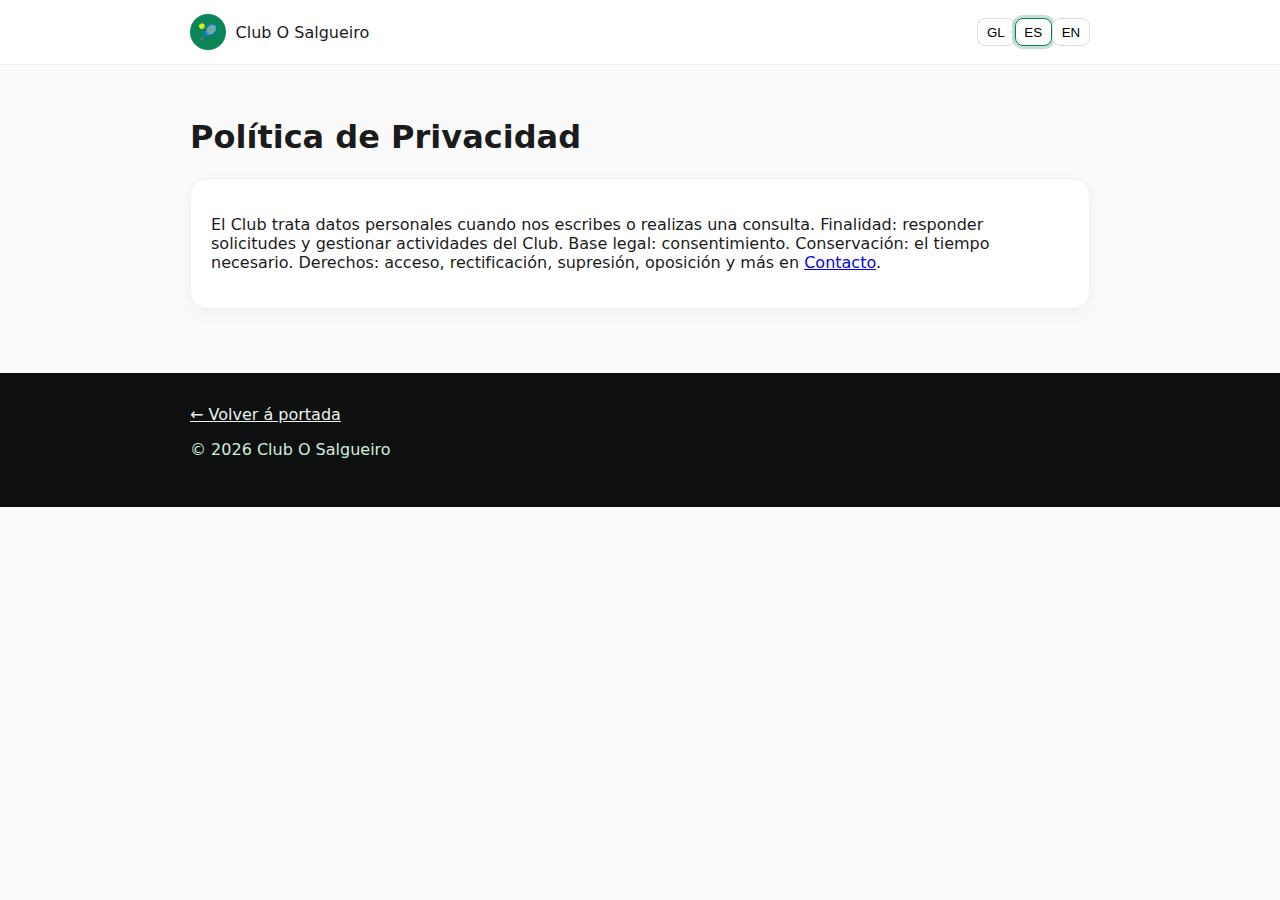
<file: privacidad.html>
<!DOCTYPE html>
<html lang="gl">
<head>
<meta charset="utf-8"/><meta name="viewport" content="width=device-width, initial-scale=1"/>
<title data-i18n="page.title">Política de Privacidade – Club O Salgueiro</title>
<style>
  :root{ --primary:#0b8457; --ring:rgba(11,132,87,.25) }
  body{margin:0;font-family:system-ui,-apple-system,Segoe UI,Roboto,Ubuntu,Inter,Helvetica,Arial,sans-serif;background:#fafafa;color:#1b1b1b}
  .container{max-width:900px;margin:0 auto;padding:0 1rem}
  header{position:sticky;top:0;background:#fff;border-bottom:1px solid #eee}
  .nav{display:flex;justify-content:space-between;align-items:center;height:64px}
  .brand{display:flex;align-items:center;gap:.6rem;text-decoration:none;color:inherit}
  .logo{width:36px;height:36px;border-radius:50%;background:#0b8457;display:grid;place-items:center;color:#fff;font-weight:800}
  .lang button{border:1px solid #ddd;background:#fff;padding:.35rem .55rem;border-radius:.5rem;cursor:pointer}
  .lang button.active{border-color:#0b8457;box-shadow:0 0 0 3px var(--ring)}
  .card{background:#fff;border:1px solid #eee;border-radius:1rem;padding:1.25rem;box-shadow:0 6px 18px rgba(0,0,0,.04)}
  footer{background:#0e0f0f;color:#e9f4ef;margin-top:2rem} footer a{color:#e9f4ef}
</style>
</head>
<body>
<header><div class="container nav">
  <a class="brand" href="index.html#inicio"><span class="logo">🎾</span><span data-i18n="site.brand">Club O Salgueiro</span></a>
  <div class="lang"><button data-lang="gl" class="active" aria-pressed="true">GL</button><button data-lang="es">ES</button><button data-lang="en">EN</button></div>
</div></header>
<main class="container" style="padding:2rem 0">
  <h1 id="ttl">Política de Privacidade</h1>
  <div class="card" id="content">
    <p>O Club trata datos persoais cando nos escribes ou realizas unha consulta. Finalidade: responder solicitudes e xestionar actividades do Club. Base legal: consentimento. Conservación: o tempo necesario. Dereitos: acceso, rectificación, supresión, oposición e máis en <a href="index.html#contacto">Contacto</a>.</p>
  </div>
</main>
<footer><div class="container" style="padding:2rem 0">
  <a href="index.html#inicio" style="color:#e9f4ef">← Volver á portada</a>
  <p style="margin-top:1rem;color:#cfeede">© <span id="year"></span> Club O Salgueiro</p>
</div></footer>
<script>
const dict={
  gl:{'page.title':'Política de Privacidade – Club O Salgueiro','h1':'Política de Privacidade','body':`<p>O Club trata datos persoais cando nos escribes ou realizas unha consulta. Finalidade: responder solicitudes e xestionar actividades do Club. Base legal: consentimento. Conservación: o tempo necesario. Dereitos: acceso, rectificación, supresión, oposición e máis en <a href="index.html#contacto">Contacto</a>.</p>`,'site.brand':'Club O Salgueiro'},
  es:{'page.title':'Política de Privacidad – Club O Salgueiro','h1':'Política de Privacidad','body':`<p>El Club trata datos personales cuando nos escribes o realizas una consulta. Finalidad: responder solicitudes y gestionar actividades del Club. Base legal: consentimiento. Conservación: el tiempo necesario. Derechos: acceso, rectificación, supresión, oposición y más en <a href="index.html#contacto">Contacto</a>.</p>`,'site.brand':'Club O Salgueiro'},
  en:{'page.title':'Privacy Policy – Club O Salgueiro','h1':'Privacy Policy','body':`<p>The Club processes personal data when you contact us. Purpose: respond to requests and manage Club activities. Legal basis: consent. Retention: as necessary. Rights: access, rectification, erasure, objection and more in <a href="index.html#contacto">Contact</a>.</p>`,'site.brand':'Club O Salgueiro'}
};
function applyLang(l){
  const s=dict[l]||dict.gl; document.documentElement.lang=l; document.title=s['page.title']||document.title;
  document.getElementById('ttl').textContent=s['h1']||''; document.getElementById('content').innerHTML=s['body']||'';
  document.querySelectorAll('.lang button').forEach(b=>{const a=b.getAttribute('data-lang')===l; b.classList.toggle('active',a); b.setAttribute('aria-pressed', a?'true':'false');});
  localStorage.setItem('lang', l);
}
document.querySelectorAll('.lang button').forEach(b=>b.addEventListener('click',()=>applyLang(b.getAttribute('data-lang'))));
document.getElementById('year').textContent=new Date().getFullYear();
applyLang(localStorage.getItem('lang')||'gl');
</script>
</body>
</html>
</file>
